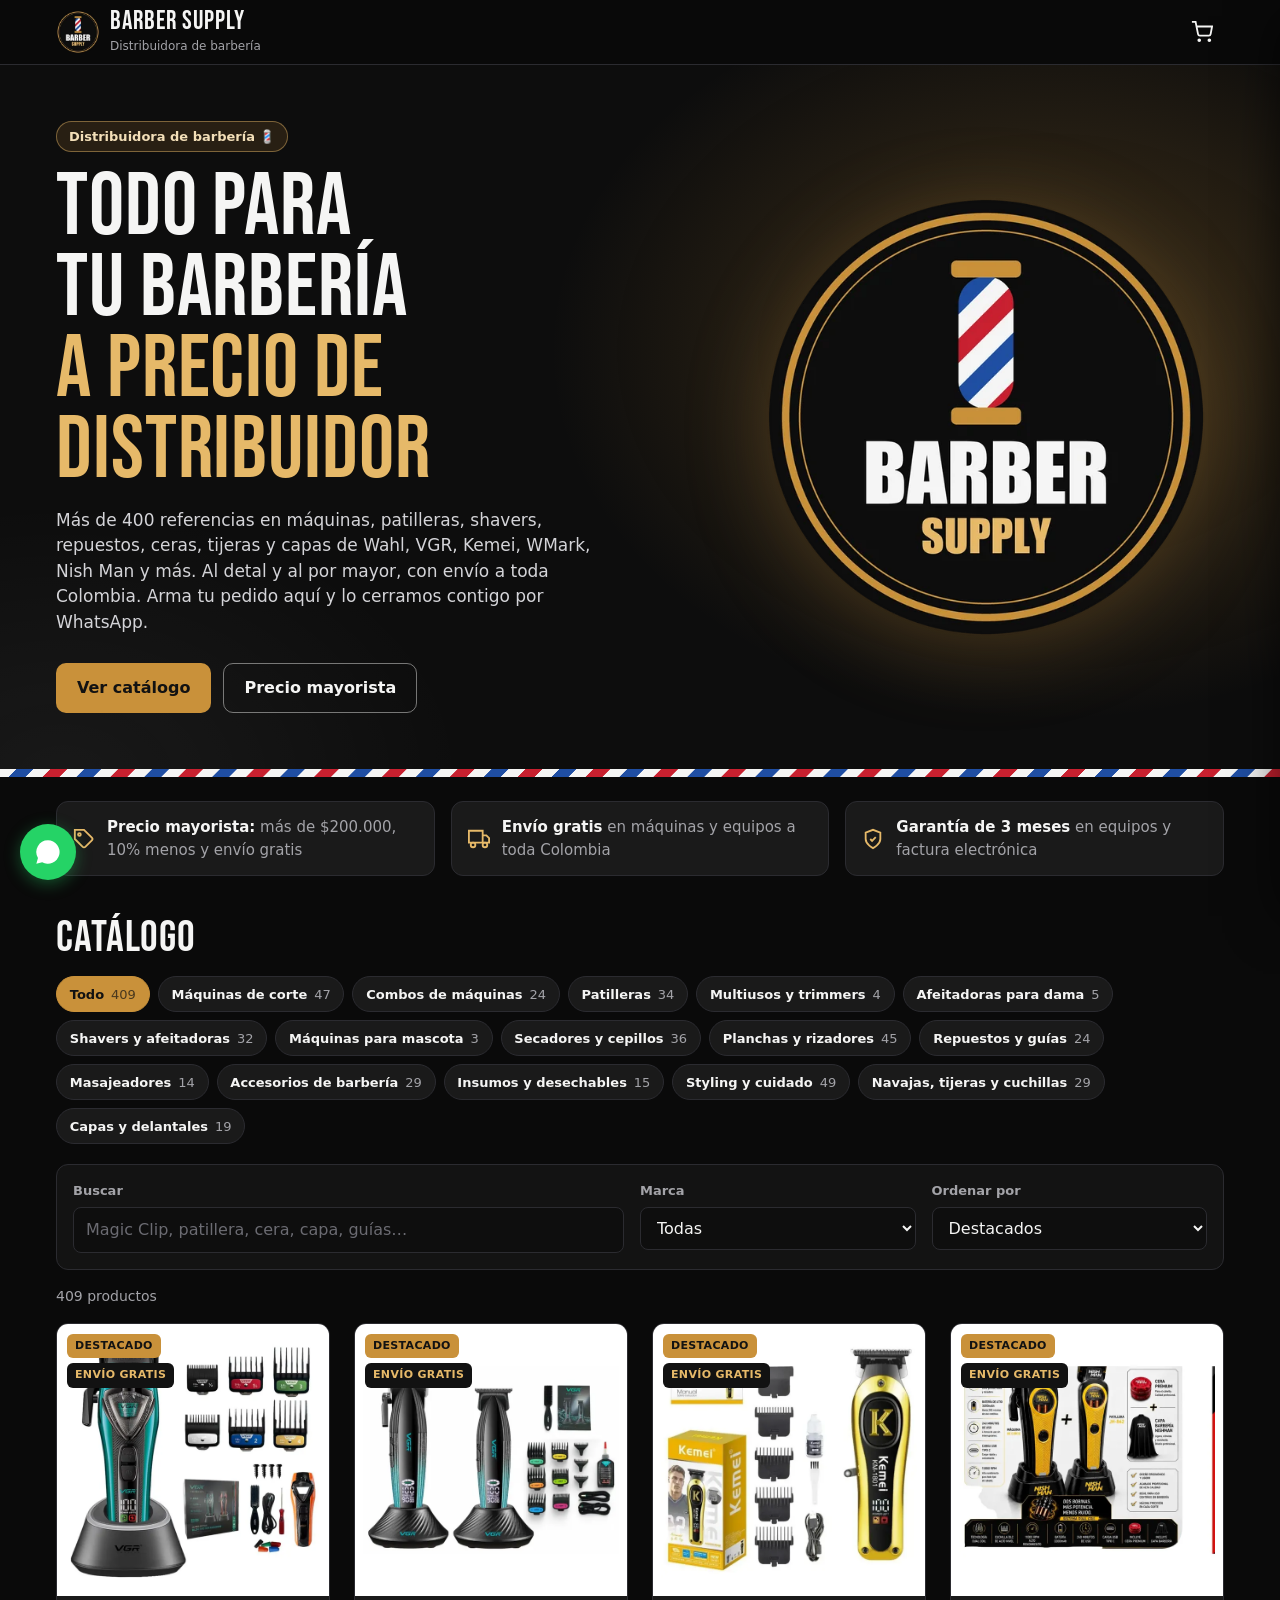
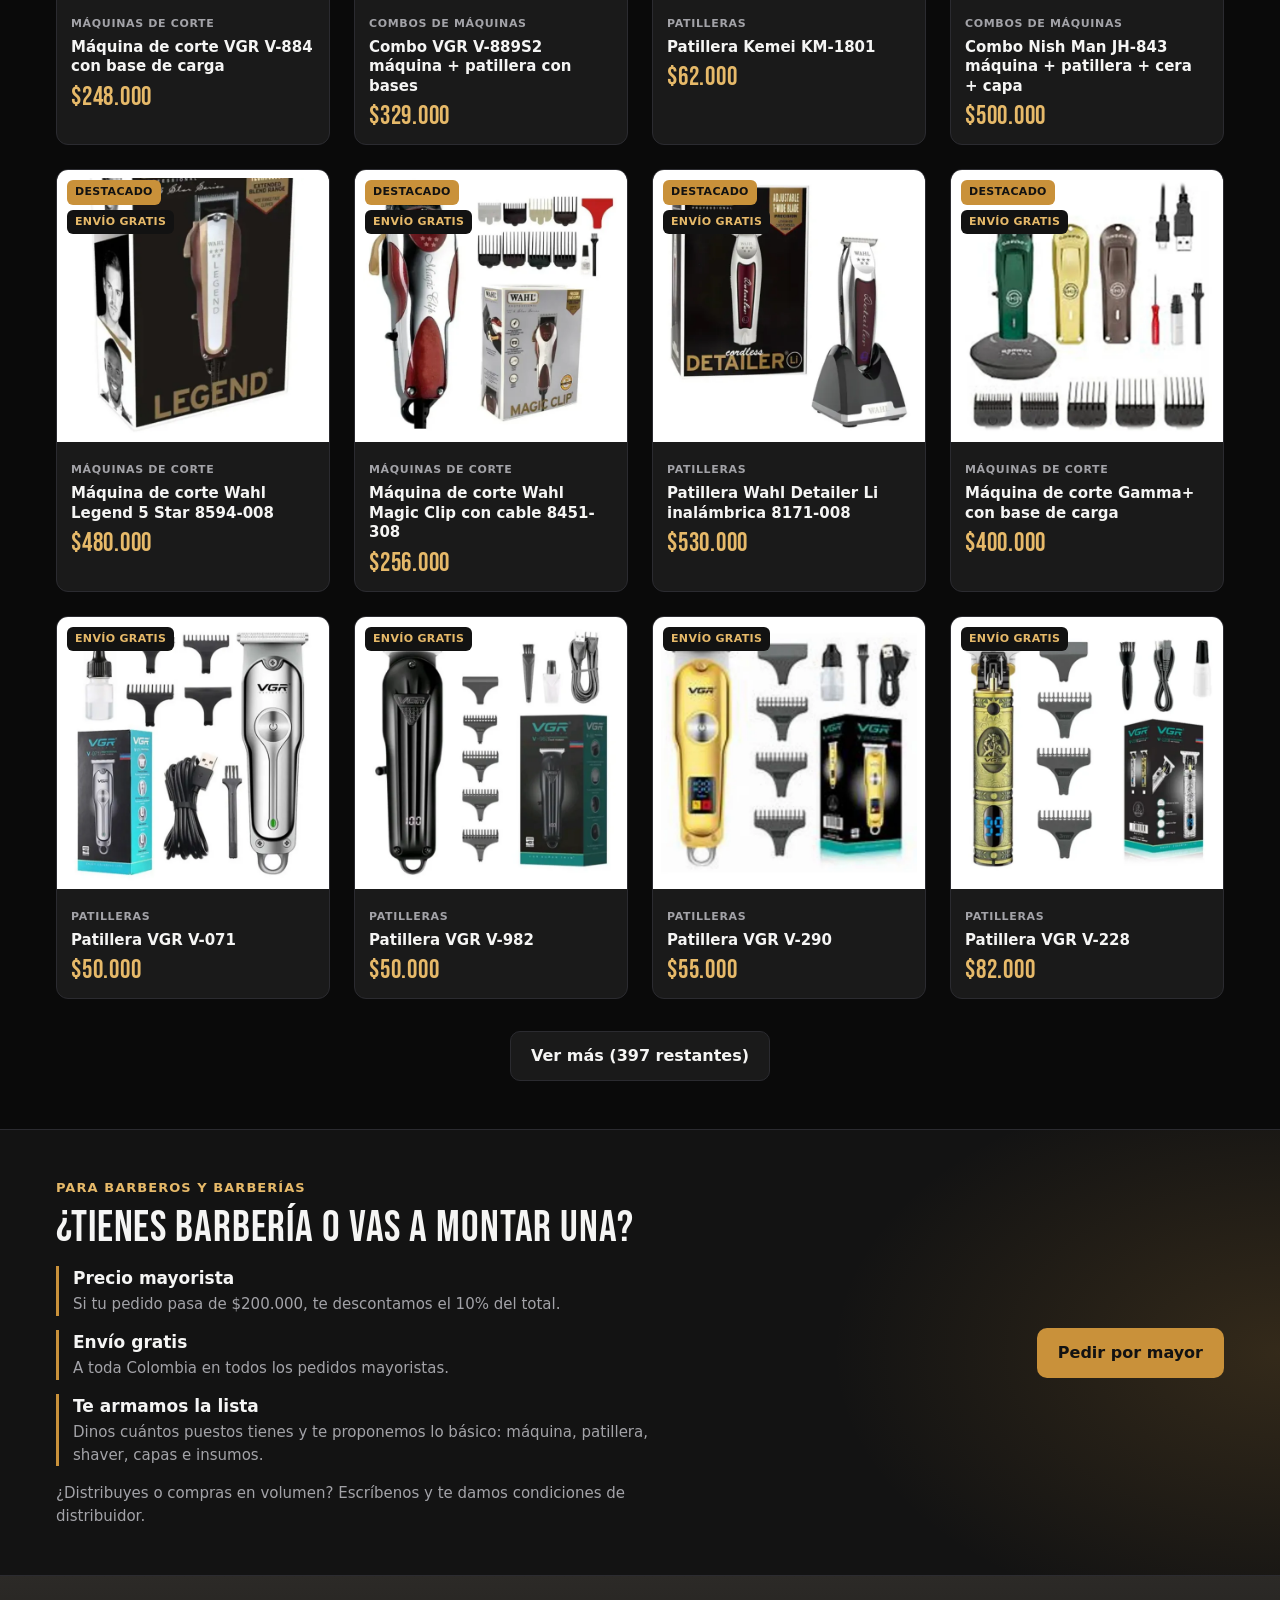
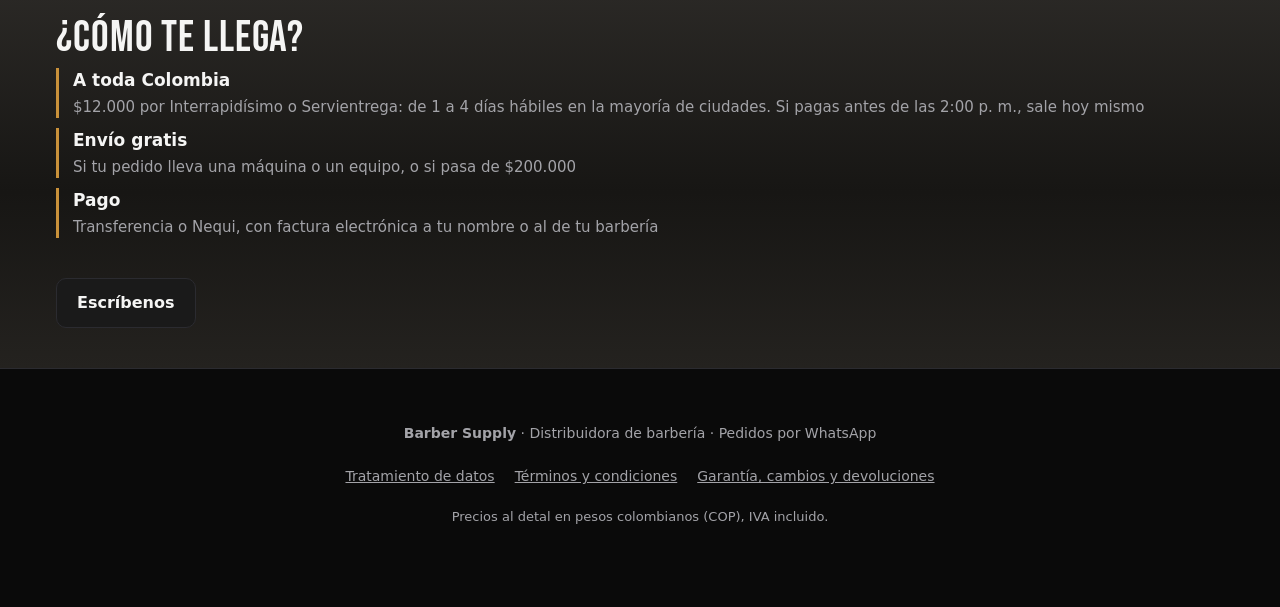
<file: index.html>
<!DOCTYPE html>
<html lang="es-CO">
<head>
<meta charset="UTF-8">
<meta name="viewport" content="width=device-width, initial-scale=1, viewport-fit=cover">
<meta name="theme-color" content="#0a0a0a">
<!-- Demo para presentar a la tienda: fuera de Google hasta que sea cliente -->
<meta name="robots" content="noindex, nofollow">
<title>Barber Supply — Todo para tu barbería a precio de distribuidor</title>
<meta name="description" content="Distribuidora de artículos de barbería: más de 400 referencias en máquinas, patilleras, shavers, repuestos, styling, tijeras y capas. Al detal y al por mayor, con envío a toda Colombia.">

<!-- Vista previa al compartir el link por WhatsApp -->
<meta property="og:type" content="website">
<meta property="og:title" content="Barber Supply — Todo para tu barbería a precio de distribuidor 💈">
<meta property="og:description" content="Más de 400 referencias: Wahl, VGR, Kemei, WMark, Nish Man y más. Precio mayorista en pedidos de más de $200.000 y envío a toda Colombia.">
<meta property="og:url" content="https://puntobarber.netlify.app/">
<meta property="og:image" content="https://puntobarber.netlify.app/assets/img/og-demo.jpg">
<meta property="og:image:width" content="1200">
<meta property="og:image:height" content="630">
<meta name="twitter:card" content="summary_large_image">

<link rel="icon" href="assets/img/favicon.png" type="image/png">
<link rel="apple-touch-icon" href="assets/img/apple-touch-icon.png">
<link rel="preconnect" href="https://fonts.googleapis.com">
<link rel="preconnect" href="https://fonts.gstatic.com" crossorigin>
<link rel="stylesheet" href="https://fonts.googleapis.com/css2?family=Bebas+Neue&display=swap">
<link rel="stylesheet" href="assets/css/estilos.css?v=3">
</head>
<body>

<div id="avisos"></div>

<header class="cabecera">
  <div class="contenedor cabecera-inner">
    <a href="./" class="logo">
      <img src="assets/img/logo-128.webp" alt="" width="44" height="44">
      <span>
        <strong data-marca-nombre>Barber Supply</strong>
        <small>Distribuidora de barbería</small>
      </span>
    </a>

    <button id="btn-carrito" class="btn-carrito" aria-label="Ver carrito">
      <svg viewBox="0 0 24 24" width="22" height="22" fill="none" stroke="currentColor" stroke-width="2">
        <circle cx="9" cy="21" r="1"/><circle cx="20" cy="21" r="1"/>
        <path d="M1 1h4l2.68 13.39a2 2 0 0 0 2 1.61h9.72a2 2 0 0 0 2-1.61L23 6H6"/>
      </svg>
      <span id="contador-carrito" class="contador" hidden>0</span>
    </button>
  </div>
</header>

<section class="hero">
  <div class="contenedor hero-inner">
    <div class="hero-texto-col">
      <p class="hero-sobre" data-marca-eslogan>Distribuidora de barbería 💈</p>
      <h1>Todo para tu barbería<span>a precio de distribuidor</span></h1>
      <p class="hero-texto">Más de 400 referencias en máquinas, patilleras, shavers, repuestos, ceras, tijeras y capas de Wahl, VGR, Kemei, WMark, Nish Man y más. Al detal y al por mayor, con envío a toda Colombia. Arma tu pedido aquí y lo cerramos contigo por WhatsApp.</p>
      <div class="hero-acciones">
        <a href="#catalogo" class="btn btn-primario">Ver catálogo</a>
        <a href="#mayoristas" class="btn btn-contorno">Precio mayorista</a>
      </div>
    </div>
    <img class="hero-logo" src="assets/img/logo.webp" alt="Barber Supply" width="560" height="560" fetchpriority="high">
  </div>
  <div class="franja-barbero" aria-hidden="true"></div>
</section>

<ul class="sellos contenedor" aria-label="Por qué comprar aquí">
  <li>
    <svg viewBox="0 0 24 24" width="22" height="22" fill="none" stroke="currentColor" stroke-width="2" aria-hidden="true"><path d="M20.59 13.41 13.42 20.58a2 2 0 0 1-2.83 0L2 12V2h10l8.59 8.59a2 2 0 0 1 0 2.82z"/><circle cx="7" cy="7" r="1.5"/></svg>
    <span><strong>Precio mayorista:</strong> más de $200.000, 10% menos y envío gratis</span>
  </li>
  <li>
    <svg viewBox="0 0 24 24" width="22" height="22" fill="none" stroke="currentColor" stroke-width="2" aria-hidden="true"><path d="M1 3h15v13H1zM16 8h4l3 3v5h-7"/><circle cx="5.5" cy="18.5" r="2.5"/><circle cx="18.5" cy="18.5" r="2.5"/></svg>
    <span><strong>Envío gratis</strong> en máquinas y equipos a toda Colombia</span>
  </li>
  <li>
    <svg viewBox="0 0 24 24" width="22" height="22" fill="none" stroke="currentColor" stroke-width="2" aria-hidden="true"><path d="M12 22s8-4 8-10V5l-8-3-8 3v7c0 6 8 10 8 10z"/><path d="m9 12 2 2 4-4"/></svg>
    <span><strong>Garantía de 3 meses</strong> en equipos y factura electrónica</span>
  </li>
</ul>

<main class="contenedor" id="catalogo">

  <h2 class="titulo-seccion">Catálogo</h2>

  <div id="categorias" class="categorias" role="group" aria-label="Categorías"></div>

  <div class="filtros">
    <div class="campo campo-buscador">
      <label for="buscador">Buscar</label>
      <input type="search" id="buscador" placeholder="Magic Clip, patillera, cera, capa, guías…" autocomplete="off">
    </div>
    <div class="campo">
      <label for="filtro-marca">Marca</label>
      <select id="filtro-marca"><option value="">Todas</option></select>
    </div>
    <div class="campo">
      <label for="orden">Ordenar por</label>
      <select id="orden">
        <option value="">Destacados</option>
        <option value="precio-asc">Precio: menor a mayor</option>
        <option value="precio-desc">Precio: mayor a menor</option>
        <option value="nombre">Nombre (A-Z)</option>
      </select>
    </div>
  </div>

  <p id="contador-resultados" class="contador-resultados" aria-live="polite"></p>

  <div id="estado"></div>
  <div id="grid-productos" class="grid"></div>
  <button id="btn-ver-mas" class="btn btn-secundario btn-ver-mas" hidden>Ver más</button>

</main>

<section class="mayoristas" id="mayoristas">
  <div class="contenedor mayoristas-inner">
    <div>
      <p class="mayoristas-sobre">Para barberos y barberías</p>
      <h2 class="titulo-seccion">¿Tienes barbería o vas a montar una?</h2>
      <ul class="pasos">
        <li><strong>Precio mayorista</strong><span>Si tu pedido pasa de $200.000, te descontamos el 10% del total.</span></li>
        <li><strong>Envío gratis</strong><span>A toda Colombia en todos los pedidos mayoristas.</span></li>
        <li><strong>Te armamos la lista</strong><span>Dinos cuántos puestos tienes y te proponemos lo básico: máquina, patillera, shaver, capas e insumos.</span></li>
      </ul>
      <p class="mayoristas-nota">¿Distribuyes o compras en volumen? Escríbenos y te damos condiciones de distribuidor.</p>
    </div>
    <a class="btn btn-primario" data-enlace-mayorista href="#" target="_blank" rel="noopener">Pedir por mayor</a>
  </div>
</section>

<section class="visitanos">
  <div class="contenedor visitanos-inner">
    <div>
      <h2 class="titulo-seccion">¿Cómo te llega?</h2>
      <ul class="zonas">
        <li><strong>A toda Colombia</strong><span>$12.000 por Interrapidísimo o Servientrega: de 1 a 4 días hábiles en la mayoría de ciudades. Si pagas antes de las 2:00 p. m., sale hoy mismo</span></li>
        <li><strong>Envío gratis</strong><span>Si tu pedido lleva una máquina o un equipo, o si pasa de $200.000</span></li>
        <li><strong>Pago</strong><span>Transferencia o Nequi, con factura electrónica a tu nombre o al de tu barbería</span></li>
      </ul>
    </div>
    <div class="visitanos-acciones">
      <a class="btn btn-secundario" data-enlace-whatsapp href="#" target="_blank" rel="noopener">Escríbenos</a>
    </div>
  </div>
</section>

<footer class="pie">
  <div class="contenedor">
    <p><strong data-marca-nombre>Barber Supply</strong> · Distribuidora de barbería · Pedidos por WhatsApp</p>
    <nav class="pie-enlaces">
      <a href="legal/datos-personales.html">Tratamiento de datos</a>
      <a href="legal/terminos.html">Términos y condiciones</a>
      <a href="legal/devoluciones.html">Garantía, cambios y devoluciones</a>
    </nav>
    <p class="pie-nota">Precios al detal en pesos colombianos (COP), IVA incluido.</p>
  </div>
</footer>

<!-- Botón flotante de WhatsApp -->
<a id="btn-whatsapp-flotante" class="wa-flotante" href="#" target="_blank" rel="noopener"
   aria-label="Escríbenos por WhatsApp">
  <svg viewBox="0 0 24 24" width="28" height="28" fill="currentColor">
    <path d="M17.47 14.38c-.3-.15-1.76-.87-2.03-.97-.27-.1-.47-.15-.67.15-.2.3-.77.97-.94 1.17-.17.2-.35.22-.64.07-.3-.15-1.25-.46-2.39-1.47-.88-.79-1.48-1.76-1.65-2.06-.17-.3-.02-.46.13-.6.13-.13.3-.35.45-.52.15-.17.2-.3.3-.5.1-.2.05-.37-.02-.52-.07-.15-.67-1.61-.92-2.21-.24-.58-.49-.5-.67-.51h-.57c-.2 0-.52.07-.79.37-.27.3-1.04 1.02-1.04 2.48 0 1.46 1.06 2.87 1.21 3.07.15.2 2.1 3.2 5.08 4.49.71.31 1.26.49 1.69.62.71.23 1.36.19 1.87.12.57-.09 1.76-.72 2.01-1.41.25-.7.25-1.29.17-1.41-.07-.13-.27-.2-.57-.35M12 2a10 10 0 0 0-8.6 15.1L2 22l5-1.3A10 10 0 1 0 12 2"/>
  </svg>
</a>

<!-- Panel lateral del carrito -->
<div id="fondo-oscuro" class="fondo-oscuro"></div>
<aside id="panel-carrito" class="panel-carrito" aria-label="Carrito de compras">
  <header class="panel-cabecera">
    <h2>Tu pedido</h2>
    <button id="cerrar-carrito" class="cerrar" aria-label="Cerrar carrito">&times;</button>
  </header>
  <div id="items-carrito" class="panel-cuerpo"></div>
  <footer id="pie-carrito" class="panel-pie" hidden>
    <div id="barra-mayorista" class="barra-mayorista"></div>
    <div id="cuentas-carrito" class="cuentas"></div>
    <button id="btn-checkout" class="btn btn-whatsapp btn-ancho">Finalizar pedido por WhatsApp</button>
  </footer>
</aside>

<!-- Detalle del producto -->
<div id="modal-producto" class="modal">
  <div class="modal-caja modal-ancho">
    <button class="modal-cerrar" aria-label="Cerrar">&times;</button>
    <div class="modal-cuerpo"></div>
  </div>
</div>

<!-- Datos del cliente antes de ir a WhatsApp -->
<div id="modal-checkout" class="modal">
  <div class="modal-caja">
    <button class="modal-cerrar" aria-label="Cerrar">&times;</button>
    <div class="modal-cuerpo">
      <h2>Datos para tu pedido</h2>
      <p class="sub">Con esto preparamos el envío y la factura electrónica. Nada se envía todavía: se abrirá WhatsApp con el mensaje escrito y tú lo revisas antes de mandarlo.</p>

      <form id="form-checkout" class="form">
        <div class="campo">
          <label for="cli-nombre">Nombre completo o razón social *</label>
          <input type="text" id="cli-nombre" required autocomplete="name" placeholder="Juan Pérez o Barbería El Corte">
        </div>
        <div class="fila-doble">
          <div class="campo">
            <label for="cli-documento">Cédula o NIT *</label>
            <input type="text" id="cli-documento" required inputmode="numeric" autocomplete="off" placeholder="1144000000">
          </div>
          <div class="campo">
            <label for="cli-correo">Correo para la factura *</label>
            <input type="email" id="cli-correo" required autocomplete="email" placeholder="tucorreo@gmail.com">
          </div>
        </div>
        <div class="fila-doble">
          <div class="campo">
            <label for="cli-ciudad">Ciudad *</label>
            <input type="text" id="cli-ciudad" required autocomplete="address-level2" placeholder="Tu ciudad">
          </div>
          <div class="campo">
            <label for="select-pago">Forma de pago</label>
            <select id="select-pago"></select>
          </div>
        </div>
        <div class="campo">
          <label for="cli-direccion">Dirección de entrega *</label>
          <input type="text" id="cli-direccion" required autocomplete="street-address" placeholder="Calle 5 #38-21, barrio San Fernando, local 2">
        </div>
        <div class="campo">
          <label for="cli-notas">Notas (opcional)</label>
          <textarea id="cli-notas" rows="2" placeholder="Color alterno si se agota, horario de entrega…"></textarea>
        </div>

        <div id="resumen-checkout" class="cuentas resumen-checkout"></div>

        <button type="submit" class="btn btn-whatsapp btn-ancho">Abrir WhatsApp con mi pedido</button>
      </form>
    </div>
  </div>
</div>

<!-- Confirmación -->
<div id="modal-confirmacion" class="modal">
  <div class="modal-caja">
    <button class="modal-cerrar" aria-label="Cerrar">&times;</button>
    <div class="modal-cuerpo"></div>
  </div>
</div>

<script src="assets/js/config.js?v=3"></script>
<script src="assets/js/datos.js?v=3"></script>
<script src="assets/js/carrito.js?v=3"></script>
<script src="assets/js/whatsapp.js?v=3"></script>
<script src="assets/js/catalogo.js?v=3"></script>
</body>
</html>
</file>
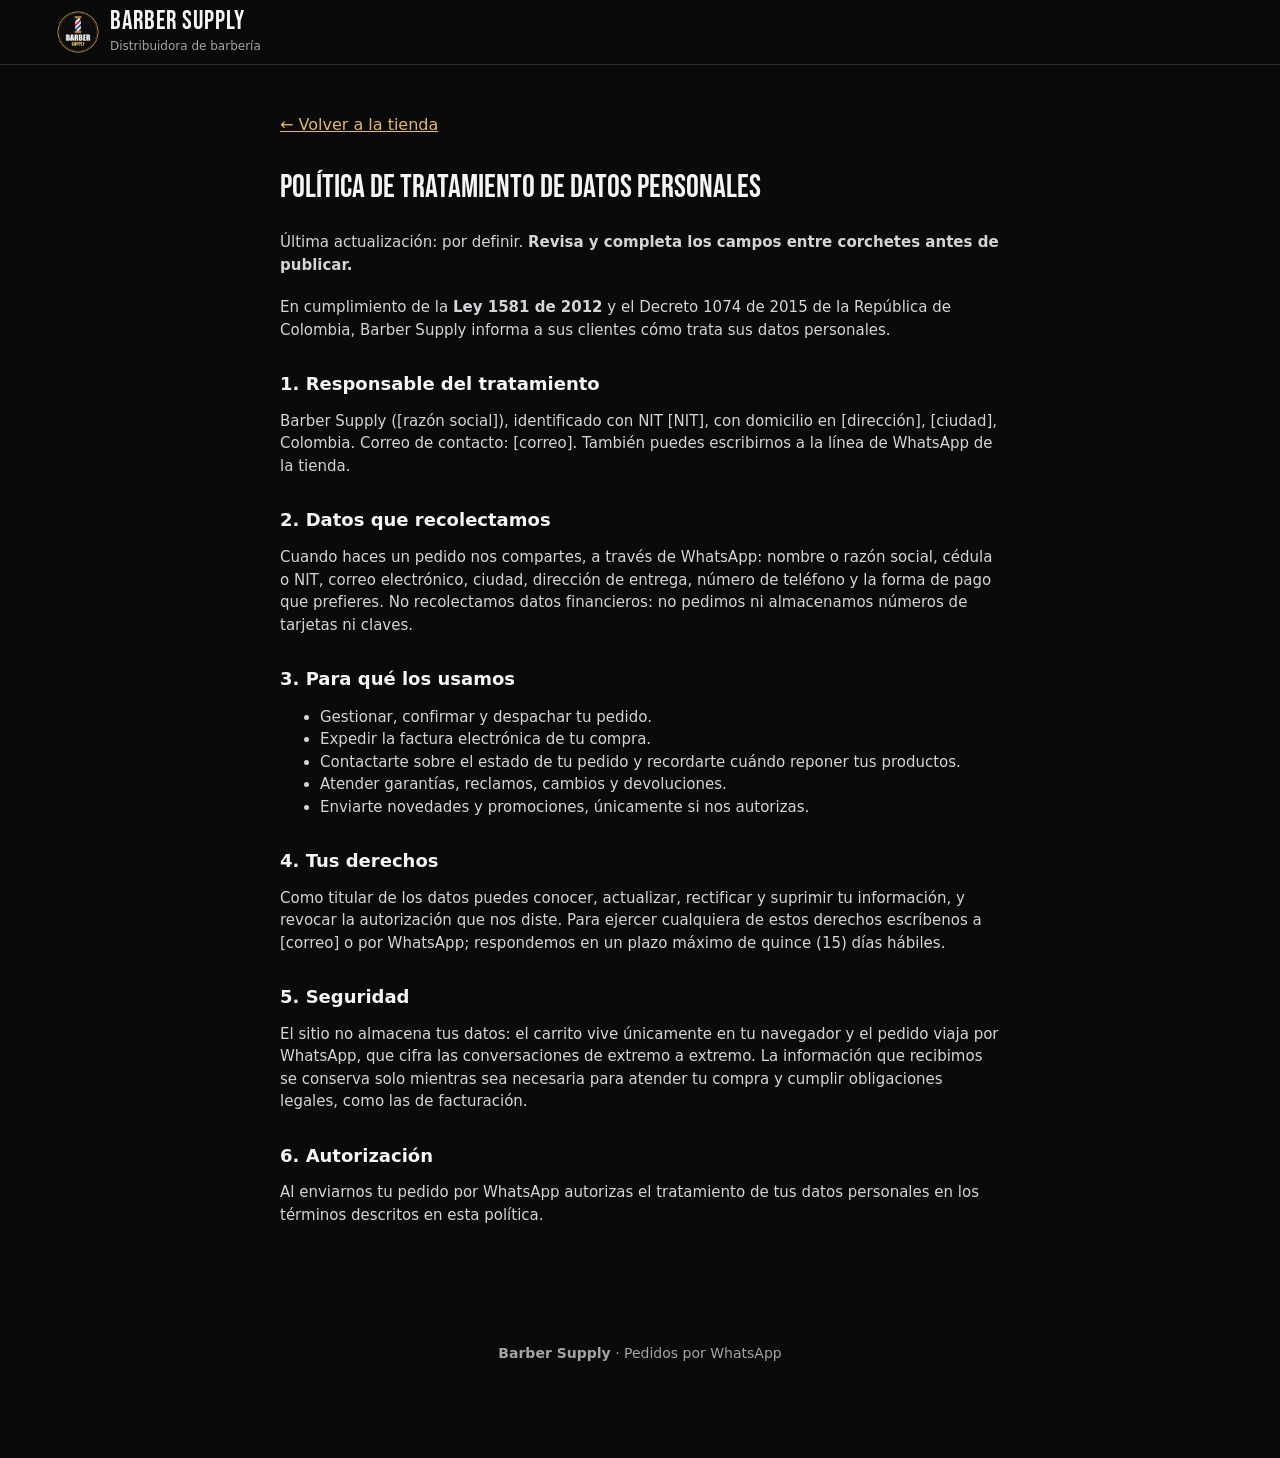
<file: legal/datos-personales.html>
<!DOCTYPE html>
<html lang="es-CO">
<head>
<meta charset="UTF-8">
<meta name="viewport" content="width=device-width, initial-scale=1">
<title>Política de tratamiento de datos personales — Barber Supply</title>
<meta name="robots" content="noindex, nofollow">
<link rel="icon" href="../assets/img/favicon.png" type="image/png">
<link rel="stylesheet" href="https://fonts.googleapis.com/css2?family=Bebas+Neue&display=swap">
<link rel="stylesheet" href="../assets/css/estilos.css?v=3">
</head>
<body>
<header class="cabecera">
  <div class="contenedor cabecera-inner">
    <a href="../" class="logo">
      <img src="../assets/img/logo-128.webp" alt="" width="44" height="44">
      <span><strong>Barber Supply</strong><small>Distribuidora de barbería</small></span>
    </a>
  </div>
</header>

<main class="contenedor">
  <article class="legal">
    <a class="volver" href="../">&larr; Volver a la tienda</a>
    <h1>Política de tratamiento de datos personales</h1>

    <p class="sub">Última actualización: por definir. <strong>Revisa y completa los campos entre corchetes antes de publicar.</strong></p>

    <p>En cumplimiento de la <strong>Ley 1581 de 2012</strong> y el Decreto 1074 de 2015 de la
    República de Colombia, Barber Supply informa a sus clientes cómo trata sus datos personales.</p>

    <h2>1. Responsable del tratamiento</h2>
    <p>Barber Supply ([razón social]), identificado con NIT [NIT], con domicilio en [dirección],
    [ciudad], Colombia. Correo de contacto: [correo]. También puedes escribirnos a la línea de
    WhatsApp de la tienda.</p>

    <h2>2. Datos que recolectamos</h2>
    <p>Cuando haces un pedido nos compartes, a través de WhatsApp: nombre o razón social, cédula
    o NIT, correo electrónico, ciudad, dirección de entrega, número de teléfono y la forma de
    pago que prefieres. No recolectamos datos financieros: no pedimos ni almacenamos números de
    tarjetas ni claves.</p>

    <h2>3. Para qué los usamos</h2>
    <ul>
      <li>Gestionar, confirmar y despachar tu pedido.</li>
      <li>Expedir la factura electrónica de tu compra.</li>
      <li>Contactarte sobre el estado de tu pedido y recordarte cuándo reponer tus productos.</li>
      <li>Atender garantías, reclamos, cambios y devoluciones.</li>
      <li>Enviarte novedades y promociones, únicamente si nos autorizas.</li>
    </ul>

    <h2>4. Tus derechos</h2>
    <p>Como titular de los datos puedes conocer, actualizar, rectificar y suprimir tu
    información, y revocar la autorización que nos diste. Para ejercer cualquiera de estos
    derechos escríbenos a [correo] o por WhatsApp; respondemos en un plazo máximo de quince (15)
    días hábiles.</p>

    <h2>5. Seguridad</h2>
    <p>El sitio no almacena tus datos: el carrito vive únicamente en tu navegador y el pedido
    viaja por WhatsApp, que cifra las conversaciones de extremo a extremo. La información que
    recibimos se conserva solo mientras sea necesaria para atender tu compra y cumplir
    obligaciones legales, como las de facturación.</p>

    <h2>6. Autorización</h2>
    <p>Al enviarnos tu pedido por WhatsApp autorizas el tratamiento de tus datos personales en
    los términos descritos en esta política.</p>
  </article>
</main>

<footer class="pie">
  <div class="contenedor">
    <p><strong>Barber Supply</strong> · Pedidos por WhatsApp</p>
  </div>
</footer>
</body>
</html>
</file>
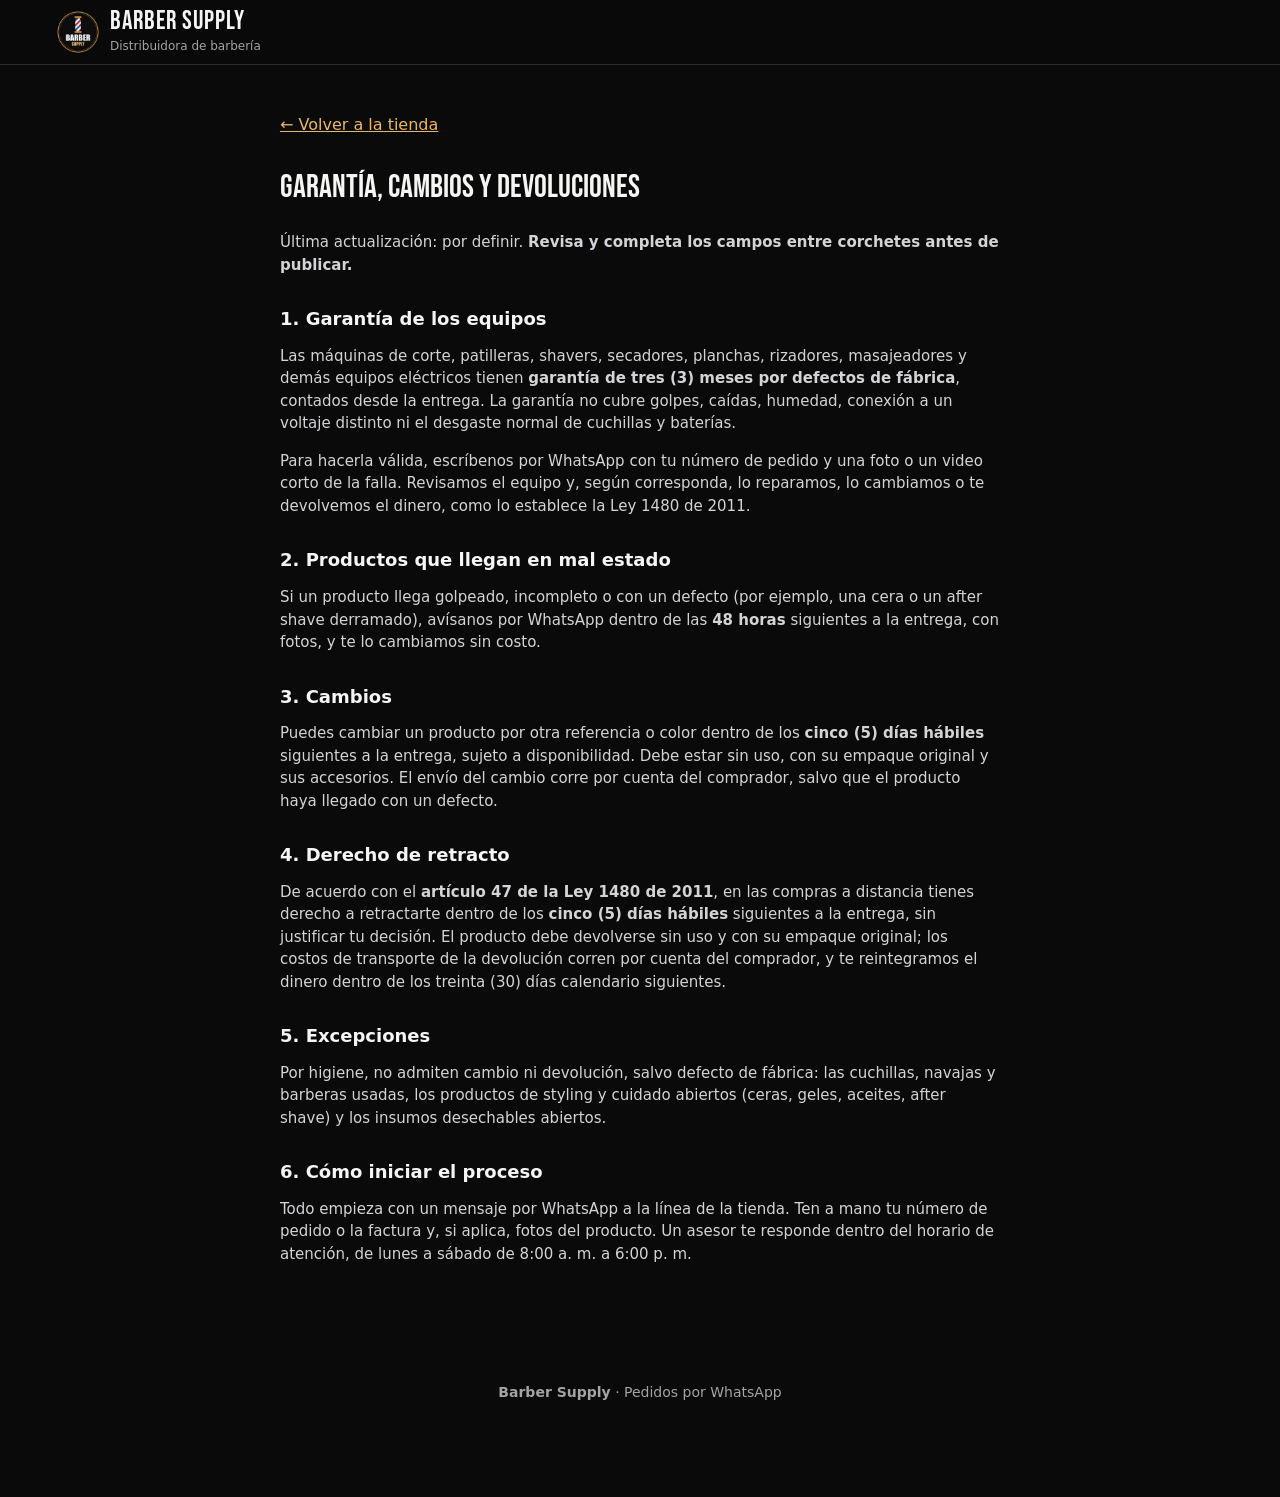
<file: legal/devoluciones.html>
<!DOCTYPE html>
<html lang="es-CO">
<head>
<meta charset="UTF-8">
<meta name="viewport" content="width=device-width, initial-scale=1">
<title>Garantía, cambios y devoluciones — Barber Supply</title>
<meta name="robots" content="noindex, nofollow">
<link rel="icon" href="../assets/img/favicon.png" type="image/png">
<link rel="stylesheet" href="https://fonts.googleapis.com/css2?family=Bebas+Neue&display=swap">
<link rel="stylesheet" href="../assets/css/estilos.css?v=3">
</head>
<body>
<header class="cabecera">
  <div class="contenedor cabecera-inner">
    <a href="../" class="logo">
      <img src="../assets/img/logo-128.webp" alt="" width="44" height="44">
      <span><strong>Barber Supply</strong><small>Distribuidora de barbería</small></span>
    </a>
  </div>
</header>

<main class="contenedor">
  <article class="legal">
    <a class="volver" href="../">&larr; Volver a la tienda</a>
    <h1>Garantía, cambios y devoluciones</h1>

    <p class="sub">Última actualización: por definir. <strong>Revisa y completa los campos entre corchetes antes de publicar.</strong></p>

    <h2>1. Garantía de los equipos</h2>
    <p>Las máquinas de corte, patilleras, shavers, secadores, planchas, rizadores, masajeadores y
    demás equipos eléctricos tienen <strong>garantía de tres (3) meses por defectos de
    fábrica</strong>, contados desde la entrega. La garantía no cubre golpes, caídas, humedad,
    conexión a un voltaje distinto ni el desgaste normal de cuchillas y baterías.</p>
    <p>Para hacerla válida, escríbenos por WhatsApp con tu número de pedido y una foto o un video
    corto de la falla. Revisamos el equipo y, según corresponda, lo reparamos, lo cambiamos o te
    devolvemos el dinero, como lo establece la Ley 1480 de 2011.</p>

    <h2>2. Productos que llegan en mal estado</h2>
    <p>Si un producto llega golpeado, incompleto o con un defecto (por ejemplo, una cera o un
    after shave derramado), avísanos por WhatsApp dentro de las <strong>48 horas</strong>
    siguientes a la entrega, con fotos, y te lo cambiamos sin costo.</p>

    <h2>3. Cambios</h2>
    <p>Puedes cambiar un producto por otra referencia o color dentro de los <strong>cinco (5) días
    hábiles</strong> siguientes a la entrega, sujeto a disponibilidad. Debe estar sin uso, con su
    empaque original y sus accesorios. El envío del cambio corre por cuenta del comprador, salvo
    que el producto haya llegado con un defecto.</p>

    <h2>4. Derecho de retracto</h2>
    <p>De acuerdo con el <strong>artículo 47 de la Ley 1480 de 2011</strong>, en las compras a
    distancia tienes derecho a retractarte dentro de los <strong>cinco (5) días hábiles</strong>
    siguientes a la entrega, sin justificar tu decisión. El producto debe devolverse sin uso y
    con su empaque original; los costos de transporte de la devolución corren por cuenta del
    comprador, y te reintegramos el dinero dentro de los treinta (30) días calendario siguientes.</p>

    <h2>5. Excepciones</h2>
    <p>Por higiene, no admiten cambio ni devolución, salvo defecto de fábrica: las cuchillas,
    navajas y barberas usadas, los productos de styling y cuidado abiertos (ceras, geles,
    aceites, after shave) y los insumos desechables abiertos.</p>

    <h2>6. Cómo iniciar el proceso</h2>
    <p>Todo empieza con un mensaje por WhatsApp a la línea de la tienda. Ten a mano tu número de
    pedido o la factura y, si aplica, fotos del producto. Un asesor te responde dentro del horario
    de atención, de lunes a sábado de 8:00 a. m. a 6:00 p. m.</p>
  </article>
</main>

<footer class="pie">
  <div class="contenedor">
    <p><strong>Barber Supply</strong> · Pedidos por WhatsApp</p>
  </div>
</footer>
</body>
</html>
</file>
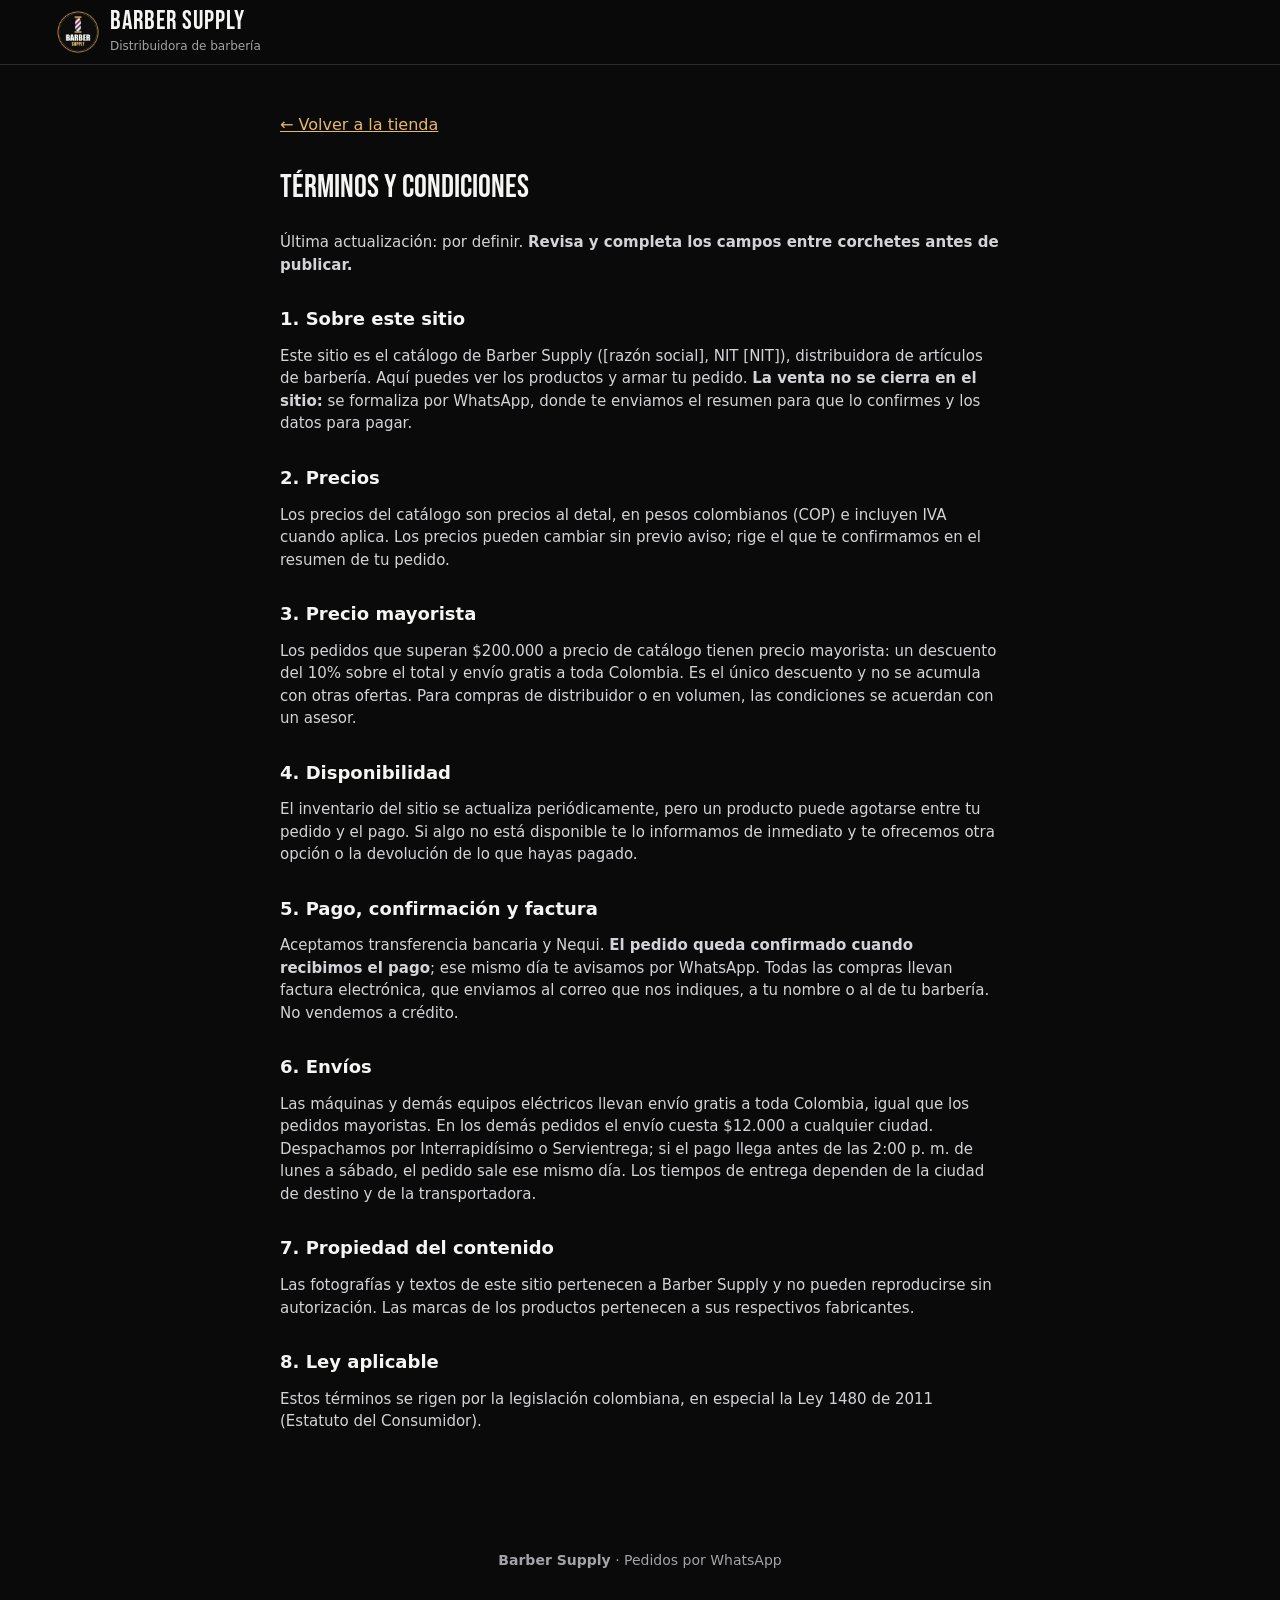
<file: legal/terminos.html>
<!DOCTYPE html>
<html lang="es-CO">
<head>
<meta charset="UTF-8">
<meta name="viewport" content="width=device-width, initial-scale=1">
<title>Términos y condiciones — Barber Supply</title>
<meta name="robots" content="noindex, nofollow">
<link rel="icon" href="../assets/img/favicon.png" type="image/png">
<link rel="stylesheet" href="https://fonts.googleapis.com/css2?family=Bebas+Neue&display=swap">
<link rel="stylesheet" href="../assets/css/estilos.css?v=3">
</head>
<body>
<header class="cabecera">
  <div class="contenedor cabecera-inner">
    <a href="../" class="logo">
      <img src="../assets/img/logo-128.webp" alt="" width="44" height="44">
      <span><strong>Barber Supply</strong><small>Distribuidora de barbería</small></span>
    </a>
  </div>
</header>

<main class="contenedor">
  <article class="legal">
    <a class="volver" href="../">&larr; Volver a la tienda</a>
    <h1>Términos y condiciones</h1>

    <p class="sub">Última actualización: por definir. <strong>Revisa y completa los campos entre corchetes antes de publicar.</strong></p>

    <h2>1. Sobre este sitio</h2>
    <p>Este sitio es el catálogo de Barber Supply ([razón social], NIT [NIT]), distribuidora de
    artículos de barbería. Aquí puedes ver los productos y armar tu pedido.
    <strong>La venta no se cierra en el sitio:</strong> se formaliza por WhatsApp, donde te
    enviamos el resumen para que lo confirmes y los datos para pagar.</p>

    <h2>2. Precios</h2>
    <p>Los precios del catálogo son precios al detal, en pesos colombianos (COP) e incluyen IVA
    cuando aplica. Los precios pueden cambiar sin previo aviso; rige el que te confirmamos en el
    resumen de tu pedido.</p>

    <h2>3. Precio mayorista</h2>
    <p>Los pedidos que superan $200.000 a precio de catálogo tienen precio mayorista: un
    descuento del 10% sobre el total y envío gratis a toda Colombia. Es el único descuento y no
    se acumula con otras ofertas. Para compras de distribuidor o en volumen, las condiciones se
    acuerdan con un asesor.</p>

    <h2>4. Disponibilidad</h2>
    <p>El inventario del sitio se actualiza periódicamente, pero un producto puede agotarse entre
    tu pedido y el pago. Si algo no está disponible te lo informamos de inmediato y te ofrecemos
    otra opción o la devolución de lo que hayas pagado.</p>

    <h2>5. Pago, confirmación y factura</h2>
    <p>Aceptamos transferencia bancaria y Nequi. <strong>El pedido queda confirmado cuando
    recibimos el pago</strong>; ese mismo día te avisamos por WhatsApp. Todas las compras llevan
    factura electrónica, que enviamos al correo que nos indiques, a tu nombre o al de tu
    barbería. No vendemos a crédito.</p>

    <h2>6. Envíos</h2>
    <p>Las máquinas y demás equipos eléctricos llevan envío gratis a toda Colombia, igual que los
    pedidos mayoristas. En los demás pedidos el envío cuesta $12.000 a cualquier ciudad. Despachamos por Interrapidísimo o Servientrega; si el pago llega antes
    de las 2:00 p. m. de lunes a sábado, el pedido sale ese mismo día. Los tiempos de entrega
    dependen de la ciudad de destino y de la transportadora.</p>

    <h2>7. Propiedad del contenido</h2>
    <p>Las fotografías y textos de este sitio pertenecen a Barber Supply y no pueden reproducirse
    sin autorización. Las marcas de los productos pertenecen a sus respectivos fabricantes.</p>

    <h2>8. Ley aplicable</h2>
    <p>Estos términos se rigen por la legislación colombiana, en especial la Ley 1480 de 2011
    (Estatuto del Consumidor).</p>
  </article>
</main>

<footer class="pie">
  <div class="contenedor">
    <p><strong>Barber Supply</strong> · Pedidos por WhatsApp</p>
  </div>
</footer>
</body>
</html>
</file>
<file: assets/css/estilos.css>
/* ============================================================
   Barber Supply — Estilos
   Base: motor de la tienda FabJak. Tema oscuro con la paleta de
   su logo: negro, el dorado y el poste de barbería.
   Diseñado para celular primero: los clientes llegan desde
   Instagram y WhatsApp en el teléfono.
   La fuente de títulos (Bebas Neue) se carga en el <head>.
   ============================================================ */

:root {
  color-scheme: dark;

  --color-principal: #c9913a;   /* dorado del logo: fondos de botón */
  --color-acento:    #e6b969;   /* dorado claro: texto dorado sobre negro (pasa AA) */
  --sobre-principal: #121212;   /* texto sobre el dorado: casi negro (el blanco no pasa AA) */
  --poste-rojo:      #c8202f;
  --poste-azul:      #1f4ea3;
  --wa:              #25d366;
  --wa-texto:        #06240f;

  --texto:        #f5f5f4;
  --texto-suave:  #a3a3a8;
  --borde:        #2b2b30;
  --fondo:        #0a0a0a;
  --fondo-suave:  #131313;
  --superficie:   #1a1a1a;
  --campo:        #0e0e0e;
  --metal:        linear-gradient(180deg, #2c2a27 0%, #171614 55%, #24221f 100%);

  --titulos: 'Bebas Neue', Impact, 'Arial Narrow', system-ui, sans-serif;

  --radio:   12px;
  --sombra:  0 1px 2px rgba(0,0,0,.4), 0 8px 24px rgba(0,0,0,.35);
  --sombra-alta: 0 16px 48px rgba(0,0,0,.6);
  --ancho:   1200px;
}

*, *::before, *::after { box-sizing: border-box; }

/* El atributo hidden tiene que ganarle a los display de más abajo. */
[hidden] { display: none !important; }

html { scroll-behavior: smooth; -webkit-text-size-adjust: 100%; }

body {
  margin: 0;
  font-family: system-ui, -apple-system, 'Segoe UI', Roboto, Helvetica, Arial, sans-serif;
  color: var(--texto);
  background: var(--fondo);
  line-height: 1.5;
  -webkit-font-smoothing: antialiased;
  -webkit-tap-highlight-color: transparent;
}

img { max-width: 100%; display: block; }
h1, h2, h3, h4 { margin: 0 0 .5rem; line-height: 1.2; }
a { color: inherit; }
button, .btn, .tarjeta { touch-action: manipulation; }

:focus-visible { outline: 2px solid var(--color-acento); outline-offset: 2px; }

.contenedor {
  width: 100%;
  max-width: var(--ancho);
  margin: 0 auto;
  padding-inline: 16px;
}

.titulo-seccion {
  font-family: var(--titulos); font-weight: 400;
  text-transform: uppercase; letter-spacing: .02em;
  font-size: clamp(2rem, 6vw, 2.75rem); line-height: 1;
}

/* ── Avisos de configuración ─────────────────────────────── */
.aviso {
  display: flex; align-items: center; gap: 1rem;
  background: #fef3c7; color: #78350f;
  padding: .75rem 16px; font-size: .875rem;
  border-bottom: 1px solid #fcd34d;
}
.aviso span { flex: 1; }
.aviso code {
  background: rgba(0,0,0,.08); padding: .1em .4em;
  border-radius: 4px; font-size: .9em;
}
.aviso-cerrar {
  background: none; border: 0; font-size: 1.5rem;
  cursor: pointer; color: inherit; line-height: 1; padding: 0 .25rem;
}

/* ── Cabecera ────────────────────────────────────────────── */
.cabecera {
  position: sticky; top: 0; z-index: 40;
  background: rgba(10,10,10,.88);
  backdrop-filter: blur(10px);
  -webkit-backdrop-filter: blur(10px);
  border-bottom: 1px solid var(--borde);
  padding-top: env(safe-area-inset-top);
}
.cabecera-inner {
  display: flex; align-items: center; justify-content: space-between;
  min-height: 64px; gap: 1rem;
}
.logo { display: flex; align-items: center; gap: .625rem; text-decoration: none; }
.logo img { border-radius: 50%; }
.logo strong {
  display: block; font-family: var(--titulos); font-weight: 400;
  font-size: 1.625rem; text-transform: uppercase; letter-spacing: .04em; line-height: 1;
}
.logo small { display: block; font-size: .75rem; color: var(--texto-suave); margin-top: 2px; }

.btn-carrito {
  position: relative; background: none; border: 0;
  cursor: pointer; color: var(--texto);
  width: 44px; height: 44px; border-radius: 50%; display: grid; place-items: center;
}
.contador {
  position: absolute; top: 2px; right: 0;
  background: var(--color-principal); color: var(--sobre-principal);
  font-size: .6875rem; font-weight: 700;
  min-width: 18px; height: 18px; border-radius: 9px;
  display: grid; place-items: center; padding: 0 4px;
}

/* ── Hero ────────────────────────────────────────────────── */
.hero {
  position: relative; overflow: hidden;
  background:
    radial-gradient(ellipse 60% 80% at 82% 40%, rgba(201,145,58,.28), transparent 65%),
    radial-gradient(ellipse 45% 55% at 5% 100%, rgba(255,255,255,.05), transparent 70%),
    #0d0d0d;
  padding-block: 2.5rem 0;
}
.hero-inner {
  display: grid; gap: 1.5rem; align-items: center;
  padding-bottom: 2.5rem;
}
@media (min-width: 860px) {
  .hero { padding-top: 3.5rem; }
  .hero-inner { grid-template-columns: 1.15fr .85fr; gap: 3rem; padding-bottom: 3.5rem; }
}
/* En el celular el logo va arriba y más chico: lo primero que se ve es la marca */
.hero-logo {
  width: min(62vw, 260px); height: auto; margin-inline: auto; order: -1;
  filter: drop-shadow(0 12px 40px rgba(201,145,58,.25));
}
@media (min-width: 860px) { .hero-logo { width: 100%; max-width: 440px; order: 0; } }

.hero-sobre {
  display: inline-block; margin: 0 0 1rem;
  padding: .3rem .75rem; border-radius: 999px;
  background: rgba(201,145,58,.14); border: 1px solid rgba(230,185,105,.45);
  color: #f3dfb8; font-size: .8125rem; font-weight: 600;
}
.hero h1 {
  font-family: var(--titulos); font-weight: 400;
  text-transform: uppercase; letter-spacing: .01em; line-height: .92;
  font-size: clamp(3rem, 12vw, 5.5rem); margin-bottom: 1rem;
  text-wrap: balance;
}
.hero h1 span { display: block; color: var(--color-acento); }
.hero-texto { margin: 0 0 1.75rem; max-width: 36rem; color: #d4d4d8; font-size: 1.0625rem; }
.hero-acciones { display: flex; flex-wrap: wrap; gap: .75rem; }

/* El poste de barbería del logo, girando despacio */
.franja-barbero {
  height: 8px;
  background: repeating-linear-gradient(-45deg,
    var(--poste-rojo) 0 12px, #f5f5f4 12px 24px, var(--poste-azul) 24px 36px, #f5f5f4 36px 48px);
  /* Rayas de 48 px a 45°: el patrón se repite cada 48·√2 px en ambos ejes,
     así el cuadro de fondo empata sin costura mientras se desliza */
  background-size: 67.882px 67.882px;
  animation: poste 6s linear infinite;
}
@keyframes poste { to { background-position: 67.882px 0; } }

/* ── Sellos de confianza ─────────────────────────────────── */
.sellos {
  list-style: none; margin-block: 1.5rem 0; padding-block: 0;
  display: grid; grid-template-columns: 1fr; gap: .625rem;
}
@media (min-width: 640px) { .sellos { grid-template-columns: repeat(3, 1fr); gap: 1rem; } }
.sellos li {
  display: flex; align-items: center; gap: .75rem;
  padding: .875rem 1rem; border-radius: var(--radio);
  background: var(--superficie); border: 1px solid var(--borde);
  font-size: .9375rem; color: var(--texto-suave);
}
.sellos li strong { color: var(--texto); }
.sellos svg { flex: none; color: var(--color-acento); }

/* ── Categorías ──────────────────────────────────────────── */
/* En el celular es una fila que se desliza con el dedo; en escritorio se acomoda en varias líneas */
.categorias {
  display: flex; gap: .5rem; margin: 1rem -16px 0; padding: 0 16px .25rem;
  overflow-x: auto; scroll-snap-type: x proximity; scrollbar-width: none;
  -webkit-overflow-scrolling: touch;
}
.categorias::-webkit-scrollbar { display: none; }
@media (min-width: 860px) { .categorias { flex-wrap: wrap; overflow: visible; margin-inline: 0; padding-inline: 0; } }
.chip {
  flex: none; scroll-snap-align: start;
  font: inherit; font-size: .875rem; font-weight: 600; cursor: pointer;
  min-height: 40px; padding: .45rem .9rem; border-radius: 999px;
  background: var(--superficie); color: var(--texto); border: 1px solid var(--borde);
  transition: background-color .15s ease, border-color .15s ease, color .15s ease;
}
.chip span { color: var(--texto-suave); font-weight: 500; margin-left: .15rem; }
@media (hover: hover) { .chip:hover { border-color: #4a4640; } }
.chip.activo { background: var(--color-principal); color: var(--sobre-principal); border-color: var(--color-principal); }
.chip.activo span { color: rgba(18,18,18,.7); }
@media (min-width: 860px) { .chip { min-height: 36px; padding: .35rem .8rem; font-size: .8125rem; } }

/* ── Filtros ─────────────────────────────────────────────── */
#catalogo { scroll-margin-top: 72px; padding-top: 2.5rem; }
.filtros {
  display: grid;
  grid-template-columns: 1fr 1fr;   /* en el celular, marca y orden lado a lado */
  gap: .75rem 1rem;
  margin-block: 1rem;
  padding: 1rem;
  background: var(--fondo-suave);
  border: 1px solid var(--borde);
  border-radius: var(--radio);
}
.campo-buscador { grid-column: 1 / -1; }
/* En escritorio, buscador y listas en una sola fila: el catálogo empieza más arriba */
@media (min-width: 860px) {
  .filtros { grid-template-columns: 2fr 1fr 1fr; }
  .campo-buscador { grid-column: auto; }
}

.campo { display: flex; flex-direction: column; gap: .375rem; }
.campo label {
  font-size: .8125rem; font-weight: 600; color: var(--texto-suave);
}
.campo input, .campo select, .campo textarea {
  font: inherit; font-size: 1rem; padding: .625rem .75rem;
  border: 1px solid var(--borde); border-radius: 8px;
  background: var(--campo); color: inherit; width: 100%;
}
.campo input::placeholder, .campo textarea::placeholder { color: #6b6b72; }
.campo input:focus, .campo select:focus, .campo textarea:focus {
  outline: 2px solid var(--color-acento); outline-offset: -1px; border-color: transparent;
}
.campo textarea { resize: vertical; }

.contador-resultados {
  color: var(--texto-suave); font-size: .875rem; margin: 0 0 1rem;
}

/* ── Grid de productos ───────────────────────────────────── */
.grid {
  display: grid;
  grid-template-columns: repeat(auto-fill, minmax(150px, 1fr));
  gap: .75rem;
  margin-bottom: 2rem;
}
@media (min-width: 640px) { .grid { grid-template-columns: repeat(auto-fill, minmax(230px, 1fr)); gap: 1.5rem; } }

.tarjeta {
  border: 1px solid var(--borde); border-radius: var(--radio);
  overflow: hidden; cursor: pointer; background: var(--superficie);
  transition: transform .2s cubic-bezier(.2,.8,.2,1), border-color .2s ease, box-shadow .2s ease;
}
.tarjeta:focus-visible { outline: 2px solid var(--color-acento); outline-offset: 2px; }
@media (hover: hover) {
  .tarjeta:hover { transform: translateY(-3px); box-shadow: var(--sombra); border-color: #4a4a50; }
}
.tarjeta:active { transform: scale(.98); }
.tarjeta.agotado { opacity: .6; }

.tarjeta-img {
  position: relative; aspect-ratio: 1 / 1;
  background: #fff;   /* las fotos del catálogo van recortadas sobre blanco */
}
.tarjeta-img img { width: 100%; height: 100%; object-fit: contain; padding: .5rem; }

.etiquetas {
  position: absolute; top: .625rem; left: .625rem;
  display: flex; flex-direction: column; align-items: flex-start; gap: .3rem;
}
.etiqueta {
  padding: .25rem .5rem; border-radius: 6px;
  font-size: .6875rem; font-weight: 700; text-transform: uppercase;
  letter-spacing: .03em; color: #fff;
}
.etiqueta-descuento { background: #f5f5f4; color: #0b0b0c; }
.etiqueta-agotado   { background: #52525b; position: absolute; top: .625rem; right: .625rem; }
.etiqueta-destacado { background: var(--color-principal); color: var(--sobre-principal); }
.etiqueta-envio     { background: #121212; color: var(--color-acento); }

.tarjeta-info { padding: .75rem; }
@media (min-width: 640px) { .tarjeta-info { padding: .875rem; } }
.tarjeta-categoria {
  font-size: .6875rem; text-transform: uppercase;
  letter-spacing: .06em; color: var(--texto-suave); font-weight: 600;
}
.tarjeta-nombre {
  font-size: .9375rem; margin: .25rem 0 .5rem; font-weight: 600; line-height: 1.3;
}
.tarjeta-precios { display: flex; align-items: baseline; gap: .5rem; flex-wrap: wrap; }
.precio {
  font-family: var(--titulos); font-weight: 400; font-size: 1.625rem; line-height: 1;
  color: var(--color-acento); letter-spacing: .03em;
}
.precio-antes { font-size: .875rem; color: var(--texto-suave); text-decoration: line-through; }
.tarjeta-ref { display: block; font-size: .75rem; color: var(--texto-suave); margin-top: .375rem; }

/* ── Botones ─────────────────────────────────────────────── */
.btn {
  font: inherit; font-weight: 700; cursor: pointer;
  min-height: 48px; padding: .75rem 1.25rem; border-radius: 10px; border: 1px solid transparent;
  display: inline-flex; align-items: center; justify-content: center; gap: .5rem;
  text-decoration: none; transition: filter .15s ease, transform .1s ease;
  user-select: none; -webkit-user-select: none;
}
.btn:active { transform: scale(.97); }
@media (hover: hover) { .btn:hover { filter: brightness(1.12); } }
.btn-primario  { background: var(--color-principal); color: var(--sobre-principal); }
.btn-secundario{ background: var(--superficie); color: var(--texto); border-color: var(--borde); }
.btn-contorno  { background: transparent; color: var(--texto); border-color: rgba(245,245,244,.45); }
.btn-whatsapp  { background: var(--wa); color: var(--wa-texto); }
.btn-texto     { background: none; color: var(--texto-suave); padding: .5rem; }
.btn-ancho     { width: 100%; }
.btn-ver-mas   { display: block; margin: 0 auto 3rem; }

/* ── Estados ─────────────────────────────────────────────── */
.cargando, .vacio { text-align: center; padding: 4rem 1rem; color: var(--texto-suave); }
.spinner {
  width: 36px; height: 36px; margin: 0 auto 1rem;
  border: 3px solid var(--borde); border-top-color: var(--color-acento);
  border-radius: 50%; animation: girar .8s linear infinite;
}
@keyframes girar { to { transform: rotate(360deg); } }

/* ── Detalle del producto ────────────────────────────────── */
.detalle { display: grid; grid-template-columns: 1fr; gap: 1.5rem; }
@media (min-width: 768px) { .detalle { grid-template-columns: 1fr 1fr; } }

.detalle-galeria img {
  border-radius: var(--radio); aspect-ratio: 1/1; object-fit: contain; width: 100%;
  background: #fff;   /* las fotos del catálogo van recortadas sobre blanco */
}
.miniaturas { display: flex; gap: .5rem; margin-top: .625rem; }
.miniatura {
  width: 64px; height: 64px; object-fit: cover; border-radius: 6px;
  cursor: pointer; border: 2px solid transparent; opacity: .65;
}
.miniatura.activa { border-color: var(--color-acento); opacity: 1; }

.detalle-info h2 {
  font-family: var(--titulos); font-weight: 400; font-size: 2.25rem; letter-spacing: .02em;
  text-transform: uppercase; margin: .25rem 0; line-height: 1;
}
.detalle-precios { margin: .75rem 0 .75rem; }
.detalle-precios .precio { font-size: 2.5rem; }
.nota-mayorista {
  font-size: .875rem; color: var(--texto-suave); margin: 0 0 1.25rem;
  padding: .75rem; border-radius: 8px; background: rgba(201,145,58,.08);
  border: 1px solid rgba(201,145,58,.3);
}
.nota-mayorista strong { color: #f3dfb8; }
.cuotas {
  display: flex; align-items: center; gap: .5rem;
  margin: 0 0 1rem; font-size: .875rem; color: var(--texto-suave);
}
.cuotas strong { color: var(--texto); }
.detalle-desc { color: #d4d4d8; font-size: .9375rem; margin-bottom: 1.25rem; }
.nota-stock {
  background: var(--fondo-suave); padding: .75rem;
  border-radius: 8px; font-size: .875rem; color: var(--texto-suave);
  border-left: 3px solid var(--color-principal);
}

.tallas, .colores { display: flex; flex-wrap: wrap; gap: .5rem; }
.talla, .color {
  font: inherit; font-weight: 600; cursor: pointer; color: var(--texto);
  min-width: 48px; min-height: 44px; padding: .5rem .75rem;
  border: 1px solid var(--borde); border-radius: 8px; background: var(--campo);
}
.talla.activa, .color.activo {
  background: var(--color-principal); color: var(--sobre-principal); border-color: var(--color-principal);
}
.talla.sin-stock {
  opacity: .35; cursor: not-allowed; text-decoration: line-through;
}

.campo-cantidad { margin: 1.25rem 0; }
.stepper {
  display: inline-flex; align-items: center;
  border: 1px solid var(--borde); border-radius: 8px; overflow: hidden; width: fit-content;
}
.stepper button {
  font: inherit; font-size: 1.125rem; cursor: pointer;
  background: var(--fondo-suave); border: 0;
  width: 44px; height: 44px; color: var(--texto);
}
.stepper input {
  width: 56px; text-align: center; border: 0; font: inherit; font-size: 1rem;
  padding: .5rem 0; -moz-appearance: textfield; background: var(--campo); color: var(--texto);
}
.stepper input::-webkit-outer-spin-button,
.stepper input::-webkit-inner-spin-button { -webkit-appearance: none; margin: 0; }
.stepper-mini button { width: 32px; height: 32px; font-size: 1rem; }
.stepper-mini span { min-width: 32px; text-align: center; font-weight: 600; font-size: .875rem; }

.disponibles { display: block; font-size: .8125rem; color: var(--texto-suave); margin-top: .5rem; }
.detalle-info .btn { margin-top: .625rem; }

/* ── Carrito lateral ─────────────────────────────────────── */
.fondo-oscuro {
  position: fixed; inset: 0; background: rgba(0,0,0,.6);
  opacity: 0; pointer-events: none; transition: opacity .25s ease; z-index: 50;
}
.fondo-oscuro.visible { opacity: 1; pointer-events: auto; }

.panel-carrito {
  position: fixed; top: 0; right: 0; bottom: 0;
  width: min(420px, 100%); background: var(--fondo-suave); z-index: 60;
  display: flex; flex-direction: column;
  transform: translateX(100%); transition: transform .3s cubic-bezier(.32,.72,0,1);
  box-shadow: var(--sombra-alta); border-left: 1px solid var(--borde);
  padding-bottom: env(safe-area-inset-bottom);
}
.panel-carrito.abierto { transform: translateX(0); }

.panel-cabecera {
  display: flex; align-items: center; justify-content: space-between;
  padding: 1.25rem; border-bottom: 1px solid var(--borde);
}
.panel-cabecera h2 {
  margin: 0; font-family: var(--titulos); font-weight: 400;
  text-transform: uppercase; font-size: 1.5rem;
}
.cerrar {
  background: none; border: 0; font-size: 1.75rem; width: 44px; height: 44px;
  cursor: pointer; line-height: 1; color: var(--texto-suave);
}
.panel-cuerpo { flex: 1; overflow-y: auto; overscroll-behavior: contain; padding: 1rem 1.25rem; }
.panel-pie { padding: 1.25rem; border-top: 1px solid var(--borde); }

.carrito-vacio { text-align: center; color: var(--texto-suave); padding: 3rem 0; font-size: .9375rem; }

.item-carrito {
  display: grid; grid-template-columns: 64px 1fr auto;
  gap: .875rem; padding: .875rem 0; border-bottom: 1px solid var(--borde);
}
.item-carrito img {
  width: 64px; height: 64px; object-fit: contain; border-radius: 8px;
  background: #fff;   /* las fotos del catálogo van recortadas sobre blanco */
}
.item-info h4 { font-size: .875rem; margin: 0 0 .25rem; }
.item-variante { font-size: .75rem; color: var(--texto-suave); display: block; margin-bottom: .5rem; }
.item-controles { display: flex; align-items: center; gap: .75rem; }
.item-quitar {
  background: none; border: 0; cursor: pointer;
  color: var(--color-acento); font-size: .75rem; padding: .25rem 0; text-decoration: underline;
}
.item-precio { font-weight: 700; font-size: .875rem; white-space: nowrap; }

/* Barra hacia el precio mayorista */
.barra-mayorista { margin-bottom: 1rem; }
.barra-mayorista p { margin: 0 0 .5rem; font-size: .8125rem; color: var(--texto-suave); }
.barra-mayorista strong { color: var(--texto); }
.barra { height: 6px; border-radius: 3px; background: var(--borde); overflow: hidden; }
.barra span {
  display: block; height: 100%; border-radius: 3px;
  background: linear-gradient(90deg, var(--color-principal), var(--color-acento));
  transition: width .35s cubic-bezier(.2,.8,.2,1);
}

.cuentas { display: grid; gap: .3rem; margin-bottom: 1rem; font-size: .9375rem; }
.cuenta { display: flex; justify-content: space-between; align-items: baseline; gap: 1rem; color: var(--texto-suave); }
.cuenta-ahorro { color: var(--color-acento); }
.cuenta-total { color: var(--texto); font-size: 1.125rem; margin-top: .25rem; }
.cuenta-total strong { font-family: var(--titulos); font-weight: 400; font-size: 2rem; letter-spacing: .03em; line-height: 1; }

/* ── Modales ─────────────────────────────────────────────── */
.modal {
  position: fixed; inset: 0; z-index: 70;
  background: rgba(0,0,0,.7);
  display: none; align-items: center; justify-content: center;
  padding: 1rem; overflow-y: auto; overscroll-behavior: contain;
}
.modal.visible { display: flex; }

.modal-caja {
  background: var(--fondo-suave); border: 1px solid var(--borde); border-radius: var(--radio);
  width: 100%; max-width: 480px; max-height: 92vh; max-height: 92dvh; overflow-y: auto;
  position: relative; box-shadow: var(--sombra-alta);
}
.modal-ancho { max-width: 880px; }
.modal-cuerpo { padding: 1.75rem; }
.modal-cerrar {
  position: absolute; top: .625rem; right: .625rem; z-index: 2;
  background: var(--superficie); border: 1px solid var(--borde); border-radius: 50%;
  width: 40px; height: 40px; font-size: 1.25rem; line-height: 1;
  cursor: pointer; color: var(--texto);
}
.modal-cuerpo h2 { font-size: 1.25rem; }
.sub { color: var(--texto-suave); font-size: .875rem; margin-bottom: 1.25rem; }

.form { display: flex; flex-direction: column; gap: 1rem; }
.fila-doble { display: grid; grid-template-columns: 1fr 1fr; gap: 1rem; }
@media (max-width: 480px) { .fila-doble { grid-template-columns: 1fr; } }

.resumen-checkout { padding: 1rem; background: var(--superficie); border-radius: 8px; margin: 0; }

.confirmacion { text-align: center; }
.confirmacion-icono { font-size: 3rem; margin-bottom: .5rem; }
.confirmacion-nota {
  background: var(--superficie); padding: .875rem; border-radius: 8px;
  font-size: .875rem; color: var(--texto-suave); margin: 1.25rem 0;
}

/* ── Mayoristas ──────────────────────────────────────────── */
.mayoristas {
  margin-top: 1rem; padding-block: 3rem;
  background:
    radial-gradient(ellipse 50% 90% at 100% 50%, rgba(201,145,58,.18), transparent 70%),
    var(--fondo-suave);
  border-top: 1px solid var(--borde);
}
.mayoristas-inner {
  display: flex; flex-wrap: wrap; align-items: center; justify-content: space-between; gap: 1.5rem;
}
.mayoristas-inner > div { max-width: 40rem; }
.mayoristas-sobre {
  margin: 0 0 .5rem; color: var(--color-acento); font-size: .8125rem; font-weight: 700;
  text-transform: uppercase; letter-spacing: .08em;
}
.pasos { list-style: none; margin: 1rem 0; padding: 0; display: grid; gap: .875rem; }
.pasos li { display: grid; gap: .125rem; padding-left: .875rem; border-left: 3px solid var(--color-principal); }
.pasos strong { font-size: 1.0625rem; }
.pasos span { color: var(--texto-suave); font-size: .9375rem; }
.mayoristas-nota { margin: 0; color: var(--texto-suave); font-size: .9375rem; }

/* ── Zonas de entrega (sección .visitanos) ───────────────── */
.visitanos {
  padding-block: 2.5rem;
  background: var(--metal); border-block: 1px solid var(--borde);
}
.visitanos-inner {
  display: flex; flex-wrap: wrap; align-items: center; justify-content: space-between; gap: 1.5rem;
}
.visitanos-dir { margin: 0 0 .25rem; font-size: 1.0625rem; font-weight: 600; }
.visitanos-nota { margin: 0; color: var(--texto-suave); font-size: .9375rem; max-width: 34rem; }
.visitanos-acciones { display: flex; flex-wrap: wrap; gap: .75rem; }
.zonas { list-style: none; margin: .25rem 0 1rem; padding: 0; display: grid; gap: .625rem; }
.zonas li {
  display: grid; gap: .125rem; padding-left: .875rem;
  border-left: 3px solid var(--color-principal);
}
.zonas strong { font-size: 1.0625rem; }
.zonas span { color: var(--texto-suave); font-size: .9375rem; }

/* ── Botón flotante de WhatsApp ──────────────────────────── */
.wa-flotante {
  position: fixed; left: 20px; z-index: 45;
  bottom: calc(20px + env(safe-area-inset-bottom));
  width: 56px; height: 56px; border-radius: 50%;
  background: var(--wa); color: #fff;
  display: grid; place-items: center;
  box-shadow: 0 4px 16px rgba(37,211,102,.35);
  transition: transform .18s ease;
}
@media (hover: hover) { .wa-flotante:hover { transform: scale(1.08); } }
.wa-flotante:active { transform: scale(.94); }

/* ── Pie ─────────────────────────────────────────────────── */
.pie {
  background: var(--fondo); padding-block: 2.5rem calc(5rem + env(safe-area-inset-bottom));
  text-align: center; font-size: .875rem; color: var(--texto-suave);
}
.pie-enlaces { display: flex; gap: 1.25rem; justify-content: center; flex-wrap: wrap; margin: .75rem 0; }
.pie-enlaces a { color: var(--texto-suave); padding-block: .5rem; }
.pie-nota { font-size: .8125rem; margin: 0; }

/* ── Páginas legales ─────────────────────────────────────── */
.legal { max-width: 720px; margin: 0 auto; padding-block: 3rem; }
.legal h1 { font-family: var(--titulos); font-weight: 400; text-transform: uppercase; font-size: 2rem; margin-bottom: 1.5rem; }
.legal h2 { font-size: 1.125rem; margin-top: 2rem; }
.legal p, .legal li { color: #d4d4d8; font-size: .9375rem; }
.legal .volver { display: inline-block; margin-bottom: 2rem; color: var(--color-acento); }

@media (prefers-reduced-motion: reduce) {
  html { scroll-behavior: auto; }
  .franja-barbero { animation: none; }
  *, *::before, *::after { animation-duration: .01ms !important; transition-duration: .01ms !important; }
}
</file>
